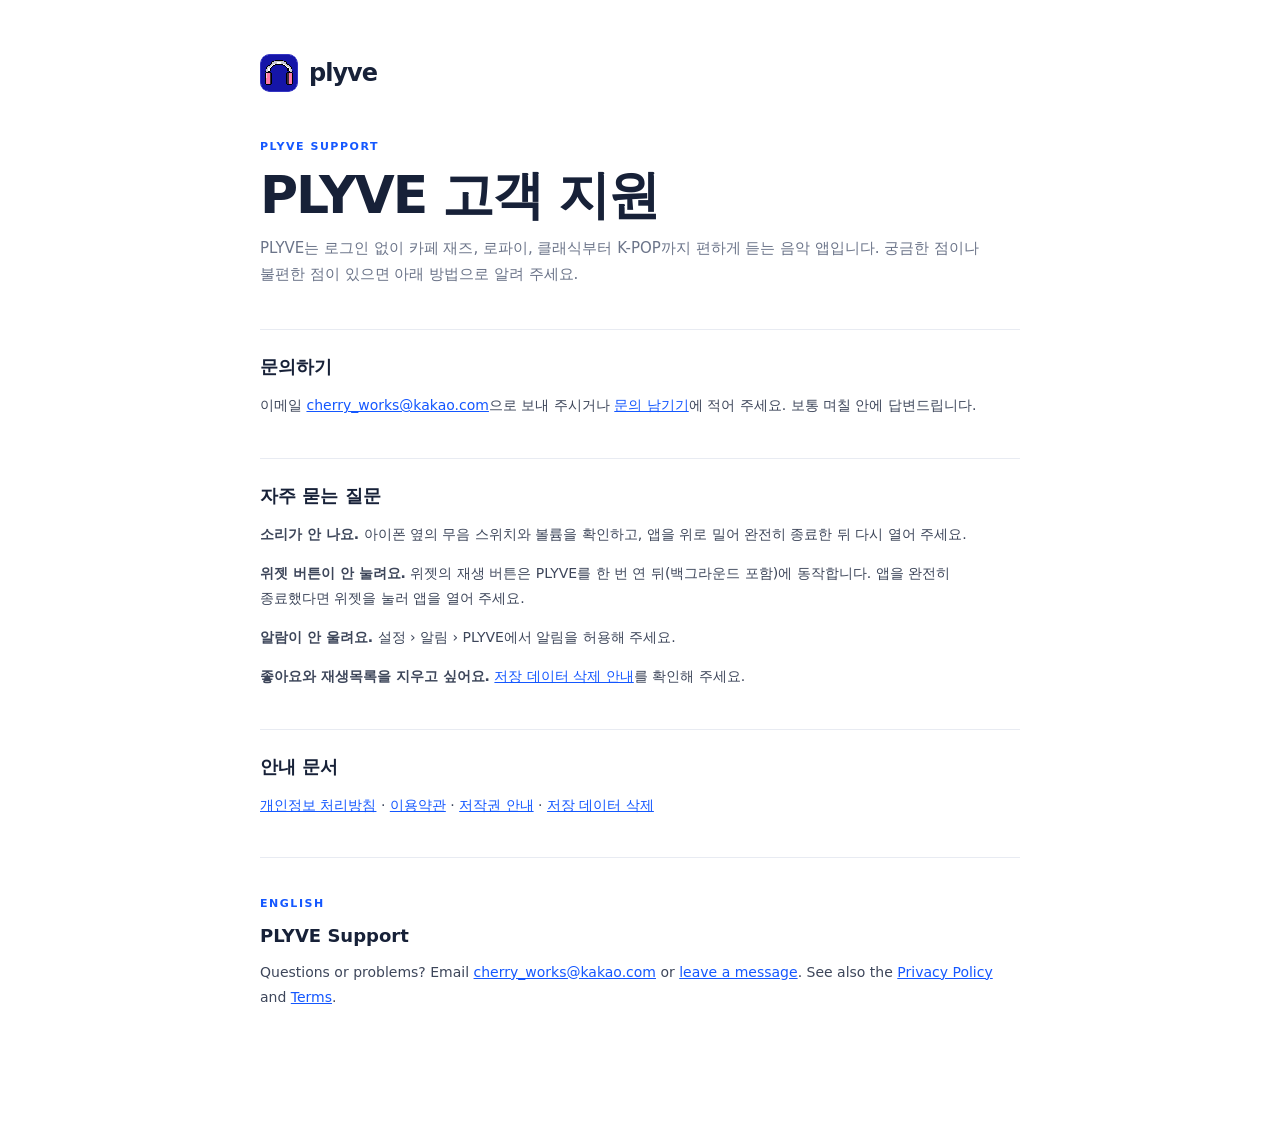
<file: index.html>
<!doctype html>
<html lang="ko">
<head>
  <meta charset="utf-8">
  <meta name="viewport" content="width=device-width, initial-scale=1">
  <meta name="theme-color" content="#ffffff">
  <title>PLYVE 고객 지원</title>
  <link rel="stylesheet" href="legal.css">
</head>
<body>
  <main>
    <header><img src="assets/plyve-logo.svg" alt=""><strong>plyve</strong></header>
    <p class="eyebrow">PLYVE SUPPORT</p>
    <h1>PLYVE 고객 지원</h1>
    <p class="lead">PLYVE는 로그인 없이 카페 재즈, 로파이, 클래식부터 K-POP까지 편하게 듣는 음악 앱입니다. 궁금한 점이나 불편한 점이 있으면 아래 방법으로 알려 주세요.</p>
    <section>
      <h2>문의하기</h2>
      <p>이메일 <a href="mailto:cherry_works@kakao.com">cherry_works@kakao.com</a>으로 보내 주시거나 <a href="https://github.com/yoonwork/plyve-site/issues/new">문의 남기기</a>에 적어 주세요. 보통 며칠 안에 답변드립니다.</p>
    </section>
    <section>
      <h2>자주 묻는 질문</h2>
      <p><strong>소리가 안 나요.</strong> 아이폰 옆의 무음 스위치와 볼륨을 확인하고, 앱을 위로 밀어 완전히 종료한 뒤 다시 열어 주세요.</p>
      <p><strong>위젯 버튼이 안 눌려요.</strong> 위젯의 재생 버튼은 PLYVE를 한 번 연 뒤(백그라운드 포함)에 동작합니다. 앱을 완전히 종료했다면 위젯을 눌러 앱을 열어 주세요.</p>
      <p><strong>알람이 안 울려요.</strong> 설정 › 알림 › PLYVE에서 알림을 허용해 주세요.</p>
      <p><strong>좋아요와 재생목록을 지우고 싶어요.</strong> <a href="delete-account.html">저장 데이터 삭제 안내</a>를 확인해 주세요.</p>
    </section>
    <section>
      <h2>안내 문서</h2>
      <p><a href="privacy.html">개인정보 처리방침</a> · <a href="terms.html">이용약관</a> · <a href="copyright.html">저작권 안내</a> · <a href="delete-account.html">저장 데이터 삭제</a></p>
    </section>
    <section class="english">
      <p class="eyebrow">ENGLISH</p>
      <h2>PLYVE Support</h2>
      <p>Questions or problems? Email <a href="mailto:cherry_works@kakao.com">cherry_works@kakao.com</a> or <a href="https://github.com/yoonwork/plyve-site/issues/new">leave a message</a>. See also the <a href="privacy.html">Privacy Policy</a> and <a href="terms.html">Terms</a>.</p>
    </section>
  </main>
</body>
</html>
</file>
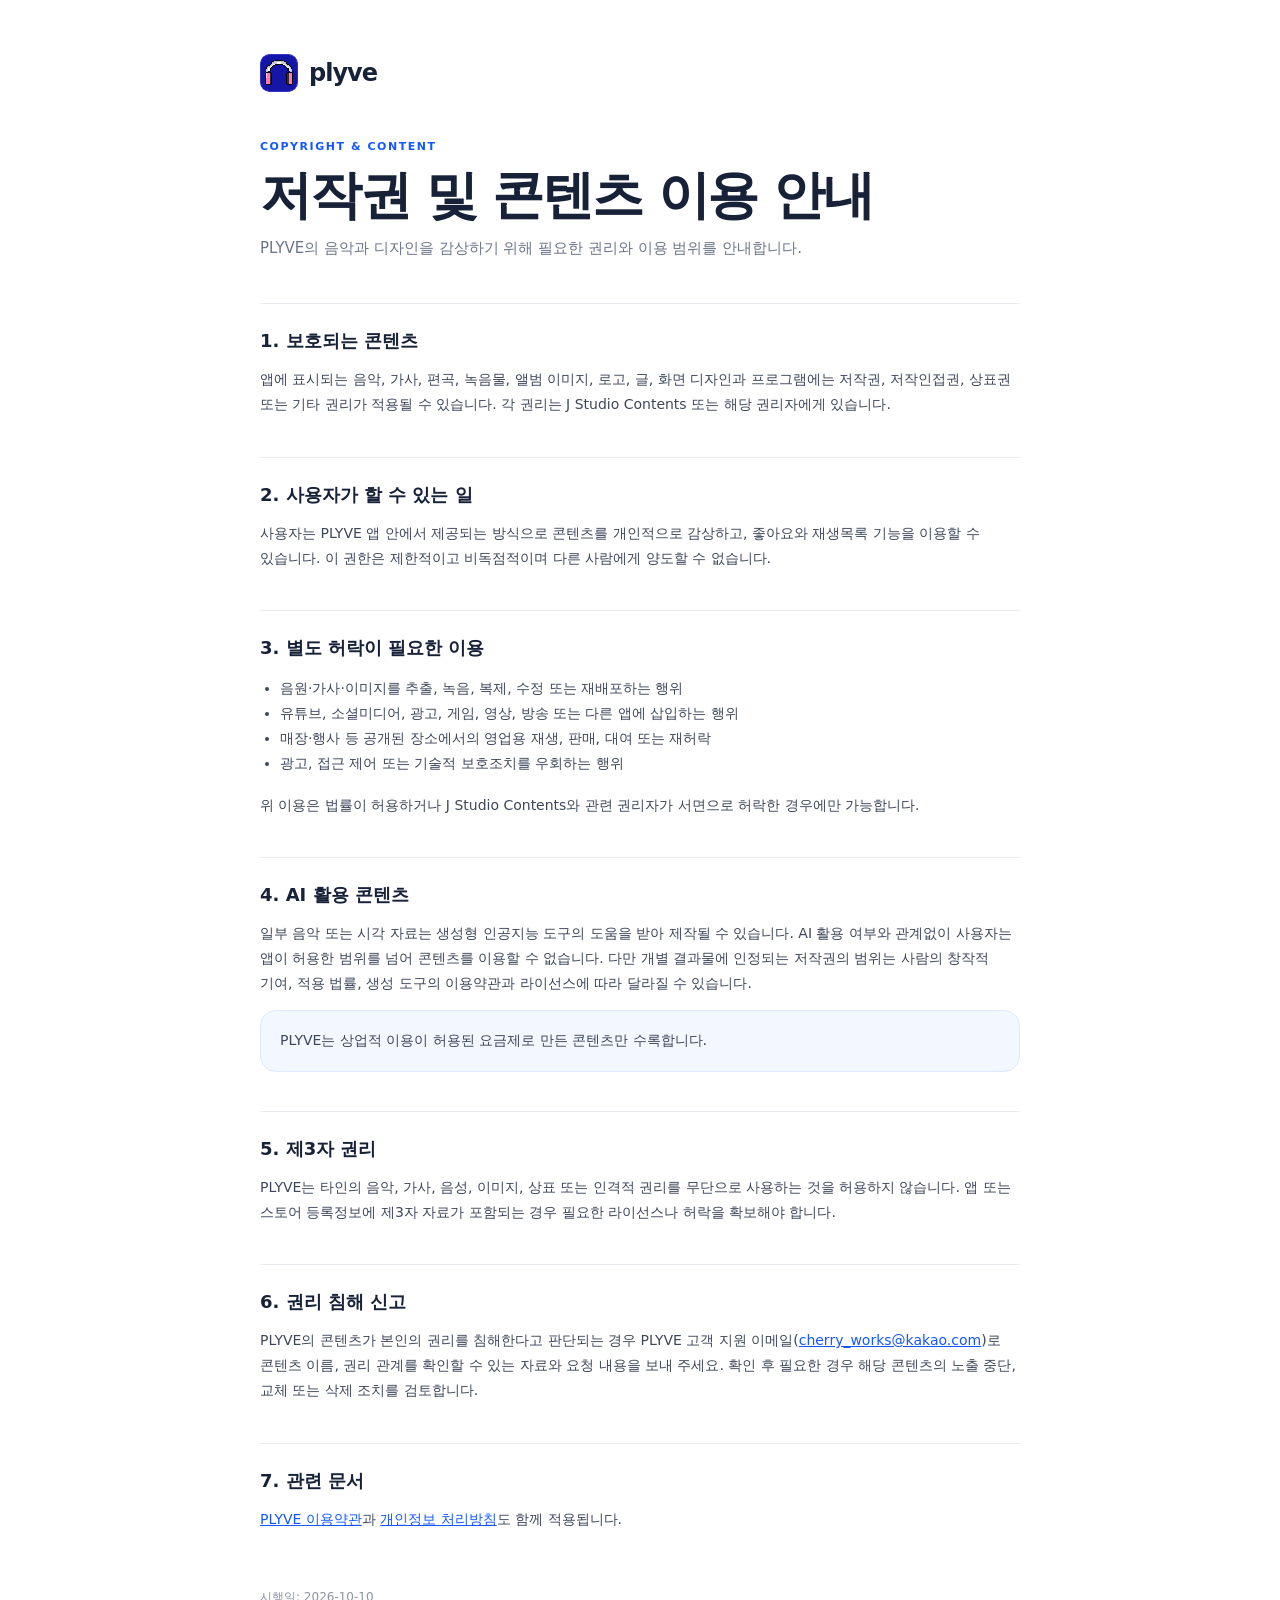
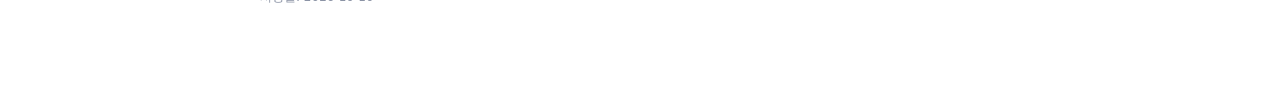
<file: copyright.html>
<!doctype html>
<html lang="ko">
<head>
  <meta charset="utf-8">
  <meta name="viewport" content="width=device-width, initial-scale=1, viewport-fit=cover">
  <meta name="theme-color" content="#ffffff">
  <title>PLYVE 저작권 및 콘텐츠 이용 안내</title>
  <link rel="stylesheet" href="legal.css">
  <style>.notice { padding:17px 19px; border:1px solid #dfe8ff; border-radius:16px; background:#f3f7ff; }</style>
</head>
<body>
  <main>
    <header><img src="assets/plyve-logo.svg" alt=""><strong>plyve</strong></header>
    <p class="eyebrow">COPYRIGHT &amp; CONTENT</p>
    <h1>저작권 및 콘텐츠 이용 안내</h1>
    <p class="lead">PLYVE의 음악과 디자인을 감상하기 위해 필요한 권리와 이용 범위를 안내합니다.</p>

    <section>
      <h2>1. 보호되는 콘텐츠</h2>
      <p>앱에 표시되는 음악, 가사, 편곡, 녹음물, 앨범 이미지, 로고, 글, 화면 디자인과 프로그램에는 저작권, 저작인접권, 상표권 또는 기타 권리가 적용될 수 있습니다. 각 권리는 J Studio Contents 또는 해당 권리자에게 있습니다.</p>
    </section>
    <section>
      <h2>2. 사용자가 할 수 있는 일</h2>
      <p>사용자는 PLYVE 앱 안에서 제공되는 방식으로 콘텐츠를 개인적으로 감상하고, 좋아요와 재생목록 기능을 이용할 수 있습니다. 이 권한은 제한적이고 비독점적이며 다른 사람에게 양도할 수 없습니다.</p>
    </section>
    <section>
      <h2>3. 별도 허락이 필요한 이용</h2>
      <ul>
        <li>음원·가사·이미지를 추출, 녹음, 복제, 수정 또는 재배포하는 행위</li>
        <li>유튜브, 소셜미디어, 광고, 게임, 영상, 방송 또는 다른 앱에 삽입하는 행위</li>
        <li>매장·행사 등 공개된 장소에서의 영업용 재생, 판매, 대여 또는 재허락</li>
        <li>광고, 접근 제어 또는 기술적 보호조치를 우회하는 행위</li>
      </ul>
      <p>위 이용은 법률이 허용하거나 J Studio Contents와 관련 권리자가 서면으로 허락한 경우에만 가능합니다.</p>
    </section>
    <section>
      <h2>4. AI 활용 콘텐츠</h2>
      <p>일부 음악 또는 시각 자료는 생성형 인공지능 도구의 도움을 받아 제작될 수 있습니다. AI 활용 여부와 관계없이 사용자는 앱이 허용한 범위를 넘어 콘텐츠를 이용할 수 없습니다. 다만 개별 결과물에 인정되는 저작권의 범위는 사람의 창작적 기여, 적용 법률, 생성 도구의 이용약관과 라이선스에 따라 달라질 수 있습니다.</p>
      <p class="notice">PLYVE는 상업적 이용이 허용된 요금제로 만든 콘텐츠만 수록합니다.</p>
    </section>
    <section>
      <h2>5. 제3자 권리</h2>
      <p>PLYVE는 타인의 음악, 가사, 음성, 이미지, 상표 또는 인격적 권리를 무단으로 사용하는 것을 허용하지 않습니다. 앱 또는 스토어 등록정보에 제3자 자료가 포함되는 경우 필요한 라이선스나 허락을 확보해야 합니다.</p>
    </section>
    <section>
      <h2>6. 권리 침해 신고</h2>
      <p>PLYVE의 콘텐츠가 본인의 권리를 침해한다고 판단되는 경우 PLYVE 고객 지원 이메일(<a href="mailto:cherry_works@kakao.com">cherry_works@kakao.com</a>)로 콘텐츠 이름, 권리 관계를 확인할 수 있는 자료와 요청 내용을 보내 주세요. 확인 후 필요한 경우 해당 콘텐츠의 노출 중단, 교체 또는 삭제 조치를 검토합니다.</p>
    </section>
    <section>
      <h2>7. 관련 문서</h2>
      <p><a href="terms.html">PLYVE 이용약관</a>과 <a href="privacy.html">개인정보 처리방침</a>도 함께 적용됩니다.</p>
    </section>
    <span class="date">시행일: 2026-10-10</span>
  </main>
</body>
</html>
</file>
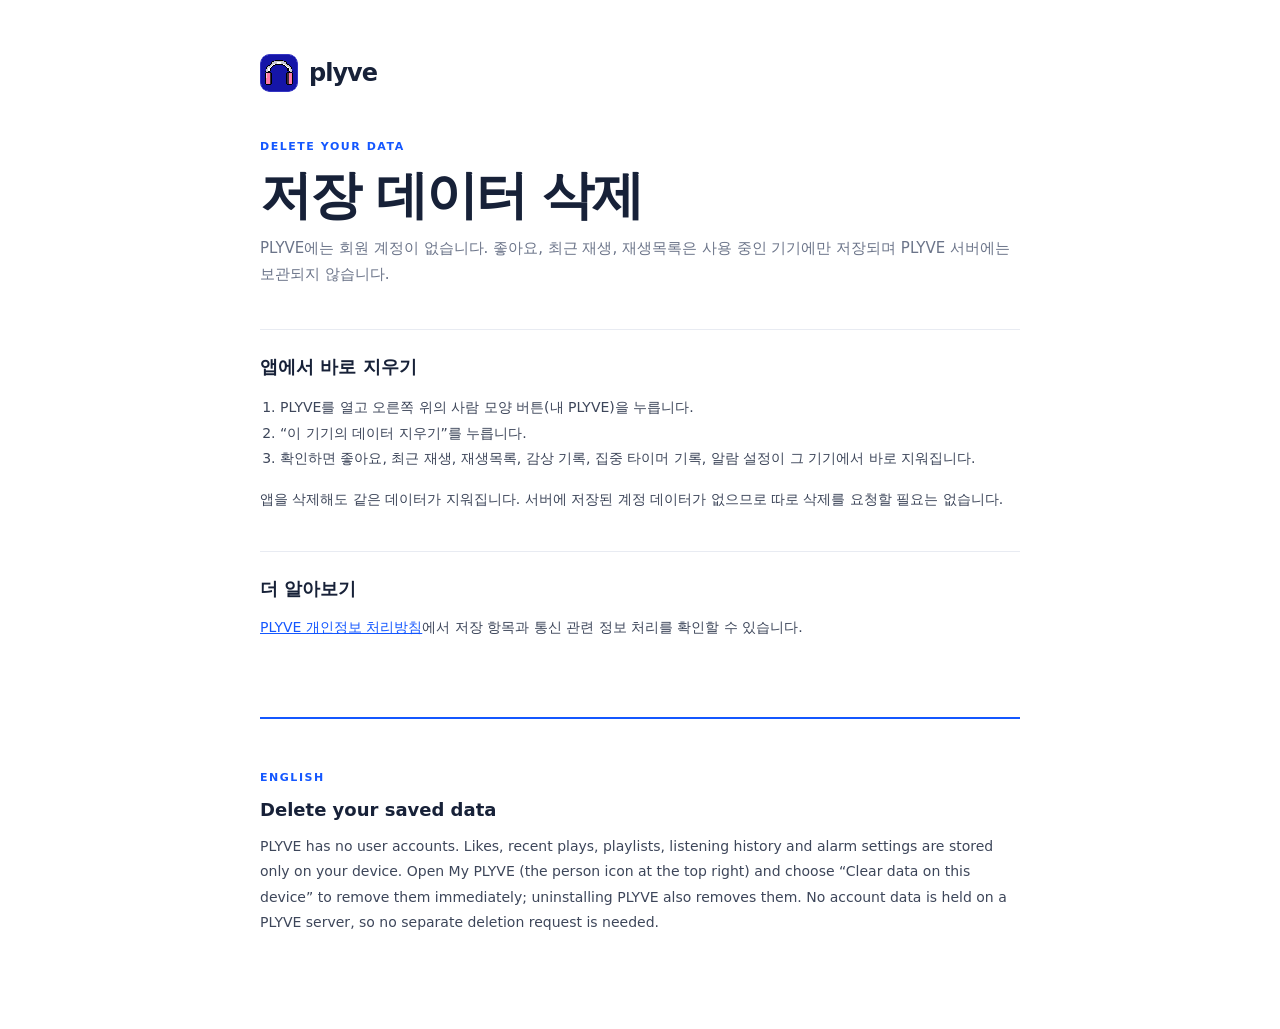
<file: delete-account.html>
<!doctype html>
<html lang="ko">
<head>
  <meta charset="utf-8">
  <meta name="viewport" content="width=device-width, initial-scale=1, viewport-fit=cover">
  <meta name="theme-color" content="#ffffff">
  <title>PLYVE 저장 데이터 삭제</title>
  <link rel="stylesheet" href="legal.css">
</head>
<body>
  <main>
    <header><img src="assets/plyve-logo.svg" alt=""><strong>plyve</strong></header>
    <p class="eyebrow">DELETE YOUR DATA</p>
    <h1>저장 데이터 삭제</h1>
    <p class="lead">PLYVE에는 회원 계정이 없습니다. 좋아요, 최근 재생, 재생목록은 사용 중인 기기에만 저장되며 PLYVE 서버에는 보관되지 않습니다.</p>
    <section>
      <h2>앱에서 바로 지우기</h2>
      <ol>
        <li>PLYVE를 열고 오른쪽 위의 사람 모양 버튼(내 PLYVE)을 누릅니다.</li>
        <li>“이 기기의 데이터 지우기”를 누릅니다.</li>
        <li>확인하면 좋아요, 최근 재생, 재생목록, 감상 기록, 집중 타이머 기록, 알람 설정이 그 기기에서 바로 지워집니다.</li>
      </ol>
      <p>앱을 삭제해도 같은 데이터가 지워집니다. 서버에 저장된 계정 데이터가 없으므로 따로 삭제를 요청할 필요는 없습니다.</p>
    </section>
    <section>
      <h2>더 알아보기</h2>
      <p><a href="privacy.html">PLYVE 개인정보 처리방침</a>에서 저장 항목과 통신 관련 정보 처리를 확인할 수 있습니다.</p>
    </section>
    <div class="en" lang="en">
      <p class="eyebrow">ENGLISH</p>
      <h2>Delete your saved data</h2>
      <p>PLYVE has no user accounts. Likes, recent plays, playlists, listening history and alarm settings are stored only on your device. Open My PLYVE (the person icon at the top right) and choose “Clear data on this device” to remove them immediately; uninstalling PLYVE also removes them. No account data is held on a PLYVE server, so no separate deletion request is needed.</p>
    </div>
  </main>
</body>
</html>
</file>
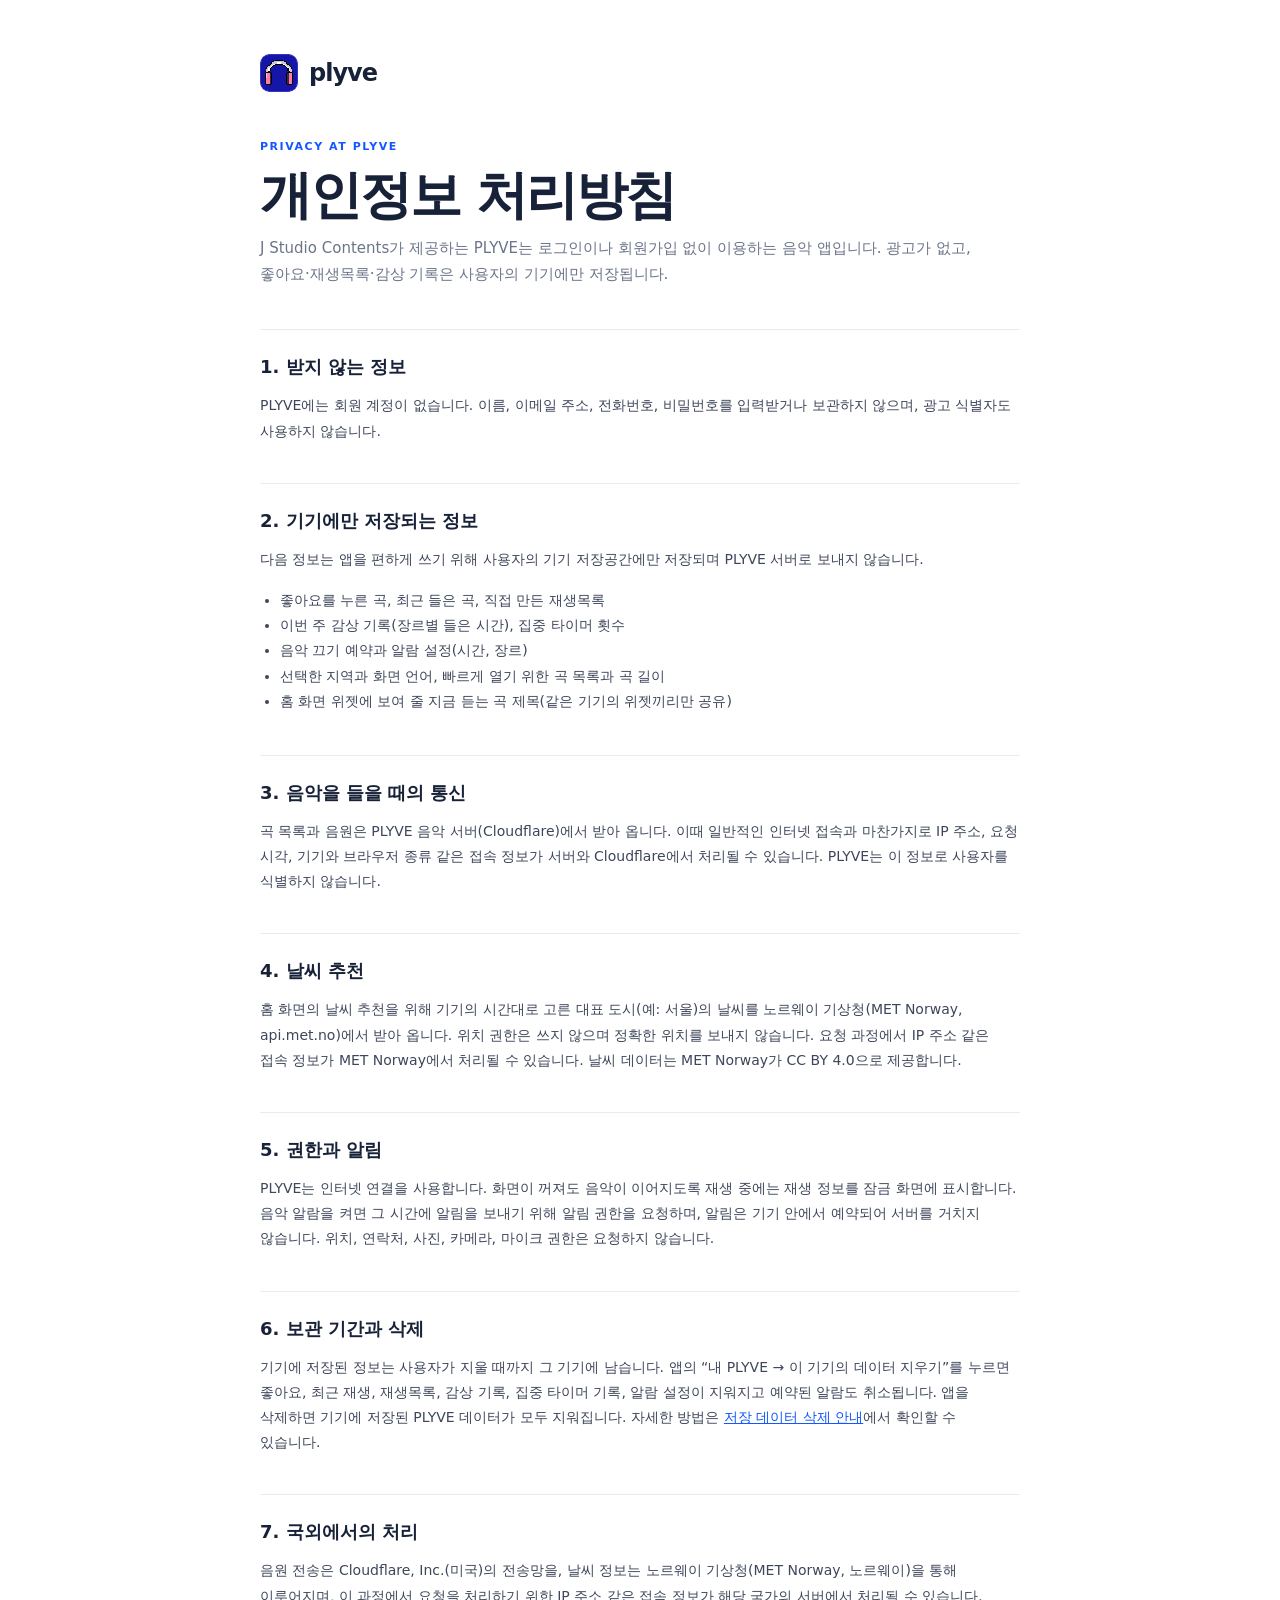
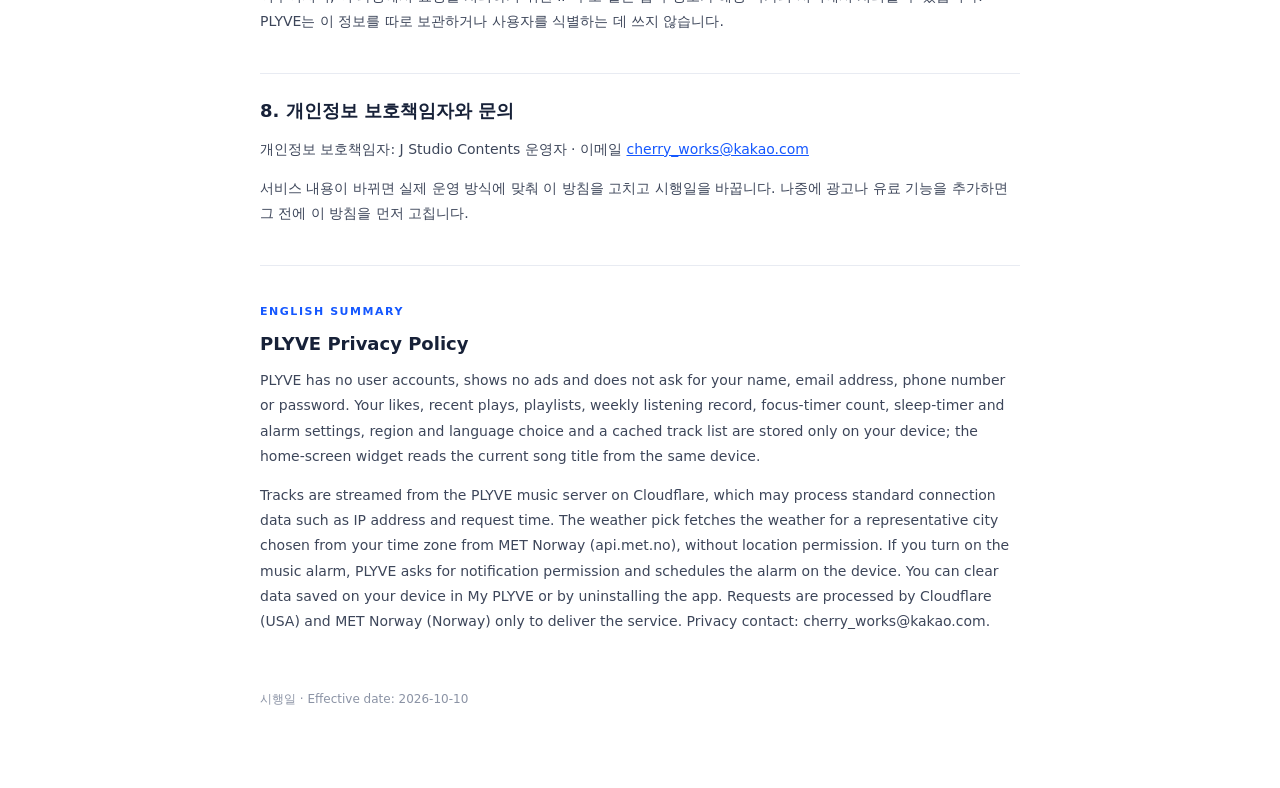
<file: privacy.html>
<!doctype html>
<html lang="ko">
<head>
  <meta charset="utf-8">
  <meta name="viewport" content="width=device-width, initial-scale=1, viewport-fit=cover">
  <meta name="theme-color" content="#ffffff">
  <title>PLYVE 개인정보 처리방침</title>
  <link rel="stylesheet" href="legal.css">
</head>
<body>
  <main>
    <header><img src="assets/plyve-logo.svg" alt=""><strong>plyve</strong></header>
    <p class="eyebrow">PRIVACY AT PLYVE</p>
    <h1>개인정보 처리방침</h1>
    <p class="lead">J Studio Contents가 제공하는 PLYVE는 로그인이나 회원가입 없이 이용하는 음악 앱입니다. 광고가 없고, 좋아요·재생목록·감상 기록은 사용자의 기기에만 저장됩니다.</p>

    <section>
      <h2>1. 받지 않는 정보</h2>
      <p>PLYVE에는 회원 계정이 없습니다. 이름, 이메일 주소, 전화번호, 비밀번호를 입력받거나 보관하지 않으며, 광고 식별자도 사용하지 않습니다.</p>
    </section>
    <section>
      <h2>2. 기기에만 저장되는 정보</h2>
      <p>다음 정보는 앱을 편하게 쓰기 위해 사용자의 기기 저장공간에만 저장되며 PLYVE 서버로 보내지 않습니다.</p>
      <ul>
        <li>좋아요를 누른 곡, 최근 들은 곡, 직접 만든 재생목록</li>
        <li>이번 주 감상 기록(장르별 들은 시간), 집중 타이머 횟수</li>
        <li>음악 끄기 예약과 알람 설정(시간, 장르)</li>
        <li>선택한 지역과 화면 언어, 빠르게 열기 위한 곡 목록과 곡 길이</li>
        <li>홈 화면 위젯에 보여 줄 지금 듣는 곡 제목(같은 기기의 위젯끼리만 공유)</li>
      </ul>
    </section>
    <section>
      <h2>3. 음악을 들을 때의 통신</h2>
      <p>곡 목록과 음원은 PLYVE 음악 서버(Cloudflare)에서 받아 옵니다. 이때 일반적인 인터넷 접속과 마찬가지로 IP 주소, 요청 시각, 기기와 브라우저 종류 같은 접속 정보가 서버와 Cloudflare에서 처리될 수 있습니다. PLYVE는 이 정보로 사용자를 식별하지 않습니다.</p>
    </section>
    <section>
      <h2>4. 날씨 추천</h2>
      <p>홈 화면의 날씨 추천을 위해 기기의 시간대로 고른 대표 도시(예: 서울)의 날씨를 노르웨이 기상청(MET Norway, api.met.no)에서 받아 옵니다. 위치 권한은 쓰지 않으며 정확한 위치를 보내지 않습니다. 요청 과정에서 IP 주소 같은 접속 정보가 MET Norway에서 처리될 수 있습니다. 날씨 데이터는 MET Norway가 CC BY 4.0으로 제공합니다.</p>
    </section>
    <section>
      <h2>5. 권한과 알림</h2>
      <p>PLYVE는 인터넷 연결을 사용합니다. 화면이 꺼져도 음악이 이어지도록 재생 중에는 재생 정보를 잠금 화면에 표시합니다. 음악 알람을 켜면 그 시간에 알림을 보내기 위해 알림 권한을 요청하며, 알림은 기기 안에서 예약되어 서버를 거치지 않습니다. 위치, 연락처, 사진, 카메라, 마이크 권한은 요청하지 않습니다.</p>
    </section>
    <section>
      <h2>6. 보관 기간과 삭제</h2>
      <p>기기에 저장된 정보는 사용자가 지울 때까지 그 기기에 남습니다. 앱의 “내 PLYVE → 이 기기의 데이터 지우기”를 누르면 좋아요, 최근 재생, 재생목록, 감상 기록, 집중 타이머 기록, 알람 설정이 지워지고 예약된 알람도 취소됩니다. 앱을 삭제하면 기기에 저장된 PLYVE 데이터가 모두 지워집니다. 자세한 방법은 <a href="delete-account.html">저장 데이터 삭제 안내</a>에서 확인할 수 있습니다.</p>
    </section>
    <section>
      <h2>7. 국외에서의 처리</h2>
      <p>음원 전송은 Cloudflare, Inc.(미국)의 전송망을, 날씨 정보는 노르웨이 기상청(MET Norway, 노르웨이)을 통해 이루어지며, 이 과정에서 요청을 처리하기 위한 IP 주소 같은 접속 정보가 해당 국가의 서버에서 처리될 수 있습니다. PLYVE는 이 정보를 따로 보관하거나 사용자를 식별하는 데 쓰지 않습니다.</p>
    </section>
    <section>
      <h2>8. 개인정보 보호책임자와 문의</h2>
      <p>개인정보 보호책임자: J Studio Contents 운영자 · 이메일 <a href="mailto:cherry_works@kakao.com">cherry_works@kakao.com</a></p>
      <p>서비스 내용이 바뀌면 실제 운영 방식에 맞춰 이 방침을 고치고 시행일을 바꿉니다. 나중에 광고나 유료 기능을 추가하면 그 전에 이 방침을 먼저 고칩니다.</p>
    </section>

    <section class="english">
      <p class="eyebrow">ENGLISH SUMMARY</p>
      <h2>PLYVE Privacy Policy</h2>
      <p>PLYVE has no user accounts, shows no ads and does not ask for your name, email address, phone number or password. Your likes, recent plays, playlists, weekly listening record, focus-timer count, sleep-timer and alarm settings, region and language choice and a cached track list are stored only on your device; the home-screen widget reads the current song title from the same device.</p>
      <p>Tracks are streamed from the PLYVE music server on Cloudflare, which may process standard connection data such as IP address and request time. The weather pick fetches the weather for a representative city chosen from your time zone from MET Norway (api.met.no), without location permission. If you turn on the music alarm, PLYVE asks for notification permission and schedules the alarm on the device. You can clear data saved on your device in My PLYVE or by uninstalling the app. Requests are processed by Cloudflare (USA) and MET Norway (Norway) only to deliver the service. Privacy contact: cherry_works@kakao.com.</p>
    </section>
    <span class="date">시행일 · Effective date: 2026-10-10</span>
  </main>
</body>
</html>
</file>
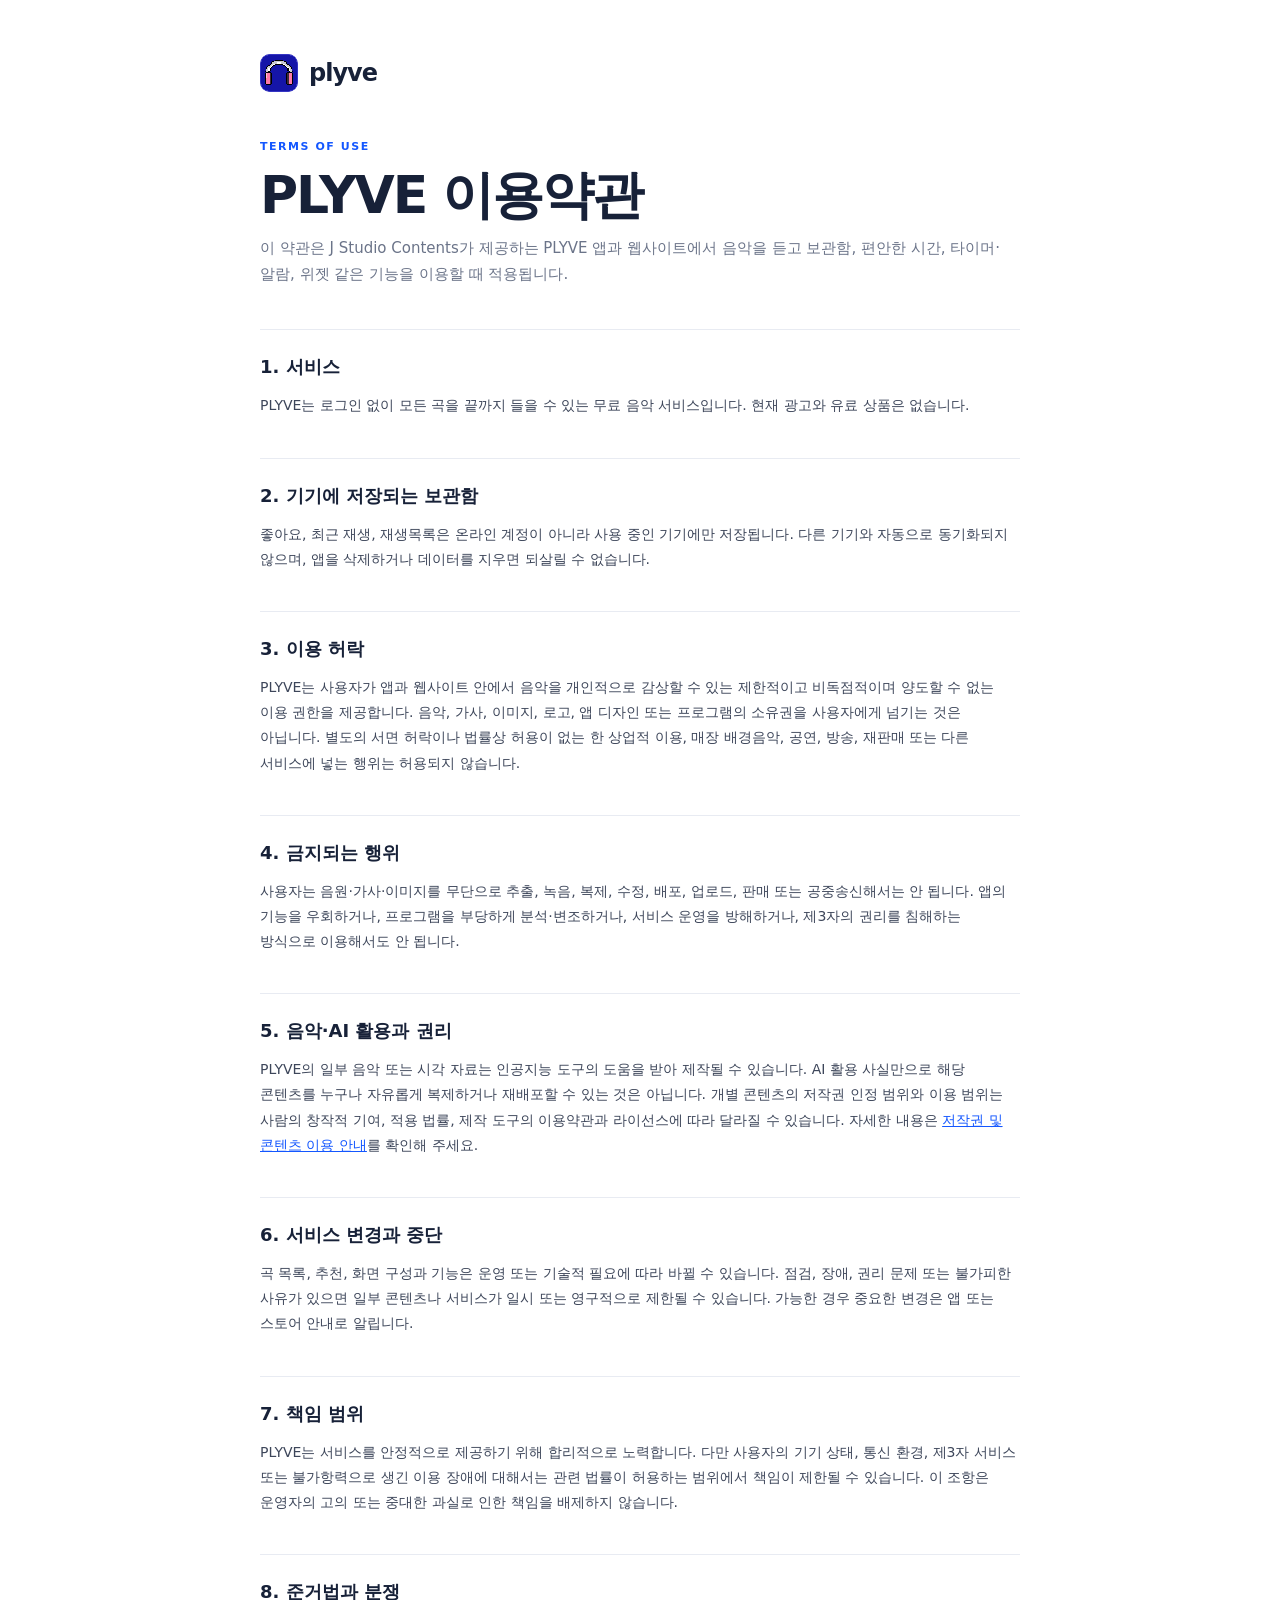
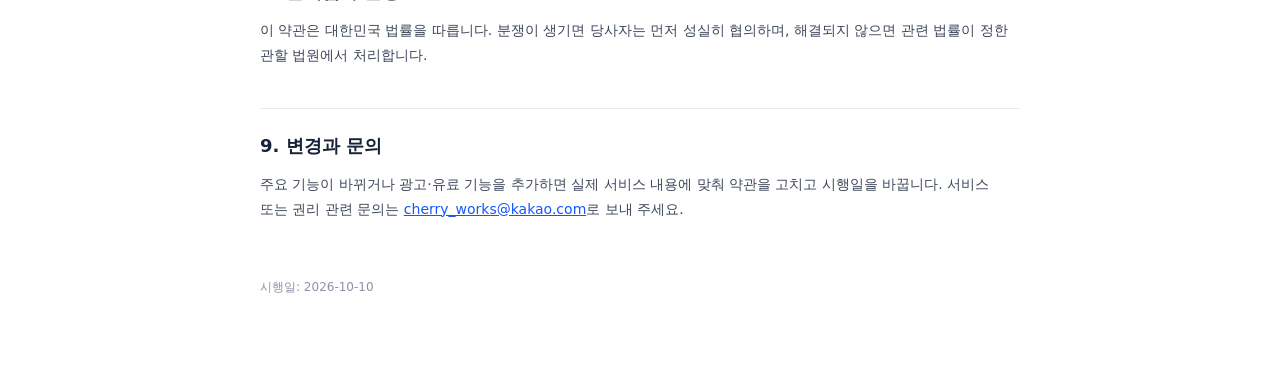
<file: terms.html>
<!doctype html>
<html lang="ko">
<head>
  <meta charset="utf-8">
  <meta name="viewport" content="width=device-width, initial-scale=1, viewport-fit=cover">
  <meta name="theme-color" content="#ffffff">
  <title>PLYVE 이용약관</title>
  <link rel="stylesheet" href="legal.css">
</head>
<body>
  <main>
    <header><img src="assets/plyve-logo.svg" alt=""><strong>plyve</strong></header>
    <p class="eyebrow">TERMS OF USE</p>
    <h1>PLYVE 이용약관</h1>
    <p class="lead">이 약관은 J Studio Contents가 제공하는 PLYVE 앱과 웹사이트에서 음악을 듣고 보관함, 편안한 시간, 타이머·알람, 위젯 같은 기능을 이용할 때 적용됩니다.</p>
    <section><h2>1. 서비스</h2><p>PLYVE는 로그인 없이 모든 곡을 끝까지 들을 수 있는 무료 음악 서비스입니다. 현재 광고와 유료 상품은 없습니다.</p></section>
    <section><h2>2. 기기에 저장되는 보관함</h2><p>좋아요, 최근 재생, 재생목록은 온라인 계정이 아니라 사용 중인 기기에만 저장됩니다. 다른 기기와 자동으로 동기화되지 않으며, 앱을 삭제하거나 데이터를 지우면 되살릴 수 없습니다.</p></section>
    <section><h2>3. 이용 허락</h2><p>PLYVE는 사용자가 앱과 웹사이트 안에서 음악을 개인적으로 감상할 수 있는 제한적이고 비독점적이며 양도할 수 없는 이용 권한을 제공합니다. 음악, 가사, 이미지, 로고, 앱 디자인 또는 프로그램의 소유권을 사용자에게 넘기는 것은 아닙니다. 별도의 서면 허락이나 법률상 허용이 없는 한 상업적 이용, 매장 배경음악, 공연, 방송, 재판매 또는 다른 서비스에 넣는 행위는 허용되지 않습니다.</p></section>
    <section><h2>4. 금지되는 행위</h2><p>사용자는 음원·가사·이미지를 무단으로 추출, 녹음, 복제, 수정, 배포, 업로드, 판매 또는 공중송신해서는 안 됩니다. 앱의 기능을 우회하거나, 프로그램을 부당하게 분석·변조하거나, 서비스 운영을 방해하거나, 제3자의 권리를 침해하는 방식으로 이용해서도 안 됩니다.</p></section>
    <section><h2>5. 음악·AI 활용과 권리</h2><p>PLYVE의 일부 음악 또는 시각 자료는 인공지능 도구의 도움을 받아 제작될 수 있습니다. AI 활용 사실만으로 해당 콘텐츠를 누구나 자유롭게 복제하거나 재배포할 수 있는 것은 아닙니다. 개별 콘텐츠의 저작권 인정 범위와 이용 범위는 사람의 창작적 기여, 적용 법률, 제작 도구의 이용약관과 라이선스에 따라 달라질 수 있습니다. 자세한 내용은 <a href="copyright.html">저작권 및 콘텐츠 이용 안내</a>를 확인해 주세요.</p></section>
    <section><h2>6. 서비스 변경과 중단</h2><p>곡 목록, 추천, 화면 구성과 기능은 운영 또는 기술적 필요에 따라 바뀔 수 있습니다. 점검, 장애, 권리 문제 또는 불가피한 사유가 있으면 일부 콘텐츠나 서비스가 일시 또는 영구적으로 제한될 수 있습니다. 가능한 경우 중요한 변경은 앱 또는 스토어 안내로 알립니다.</p></section>
    <section><h2>7. 책임 범위</h2><p>PLYVE는 서비스를 안정적으로 제공하기 위해 합리적으로 노력합니다. 다만 사용자의 기기 상태, 통신 환경, 제3자 서비스 또는 불가항력으로 생긴 이용 장애에 대해서는 관련 법률이 허용하는 범위에서 책임이 제한될 수 있습니다. 이 조항은 운영자의 고의 또는 중대한 과실로 인한 책임을 배제하지 않습니다.</p></section>
    <section><h2>8. 준거법과 분쟁</h2><p>이 약관은 대한민국 법률을 따릅니다. 분쟁이 생기면 당사자는 먼저 성실히 협의하며, 해결되지 않으면 관련 법률이 정한 관할 법원에서 처리합니다.</p></section>
    <section><h2>9. 변경과 문의</h2><p>주요 기능이 바뀌거나 광고·유료 기능을 추가하면 실제 서비스 내용에 맞춰 약관을 고치고 시행일을 바꿉니다. 서비스 또는 권리 관련 문의는 <a href="mailto:cherry_works@kakao.com">cherry_works@kakao.com</a>로 보내 주세요.</p></section>
    <span class="date">시행일: 2026-10-10</span>
  </main>
</body>
</html>
</file>
<file: legal.css>
/* Shared look for the privacy, terms, copyright and data pages: PLYVE white and blue. */
:root { color-scheme: light; --blue: #1457ff; --ink: #172138; --muted: #6b7489; --line: #e8ebf2; }
* { box-sizing: border-box; }
body { margin: 0; background: #ffffff; color: var(--ink); font-family: Inter, Pretendard, "Noto Sans KR", system-ui, sans-serif; word-break: keep-all; }
main { width: min(760px, calc(100% - 36px)); margin: 0 auto; padding: 54px 0 80px; }
header { display: flex; align-items: center; gap: 11px; margin-bottom: 45px; }
header img { width: 38px; height: 38px; border-radius: 10px; object-fit: contain; }
header strong { font-size: 24px; font-weight: 850; letter-spacing: -1px; }
.eyebrow { color: var(--blue); font-size: 11px; font-weight: 800; letter-spacing: .14em; }
h1 { margin: 10px 0 12px; font-size: clamp(34px, 7vw, 52px); line-height: 1.06; letter-spacing: -.04em; }
.lead { color: var(--muted); font-size: 15px; line-height: 1.75; margin: 0 0 42px; }
section { padding: 25px 0; border-top: 1px solid var(--line); }
h2 { margin: 0 0 10px; font-size: 18px; }
p, li { color: #3d465a; font-size: 14px; line-height: 1.8; }
ul, ol { padding-left: 20px; }
a { color: var(--blue); }
.en { margin-top: 38px; padding-top: 38px; border-top: 2px solid var(--blue); }
.date { display: inline-block; margin-top: 18px; color: #8b93a5; font-size: 12px; }
</file>
